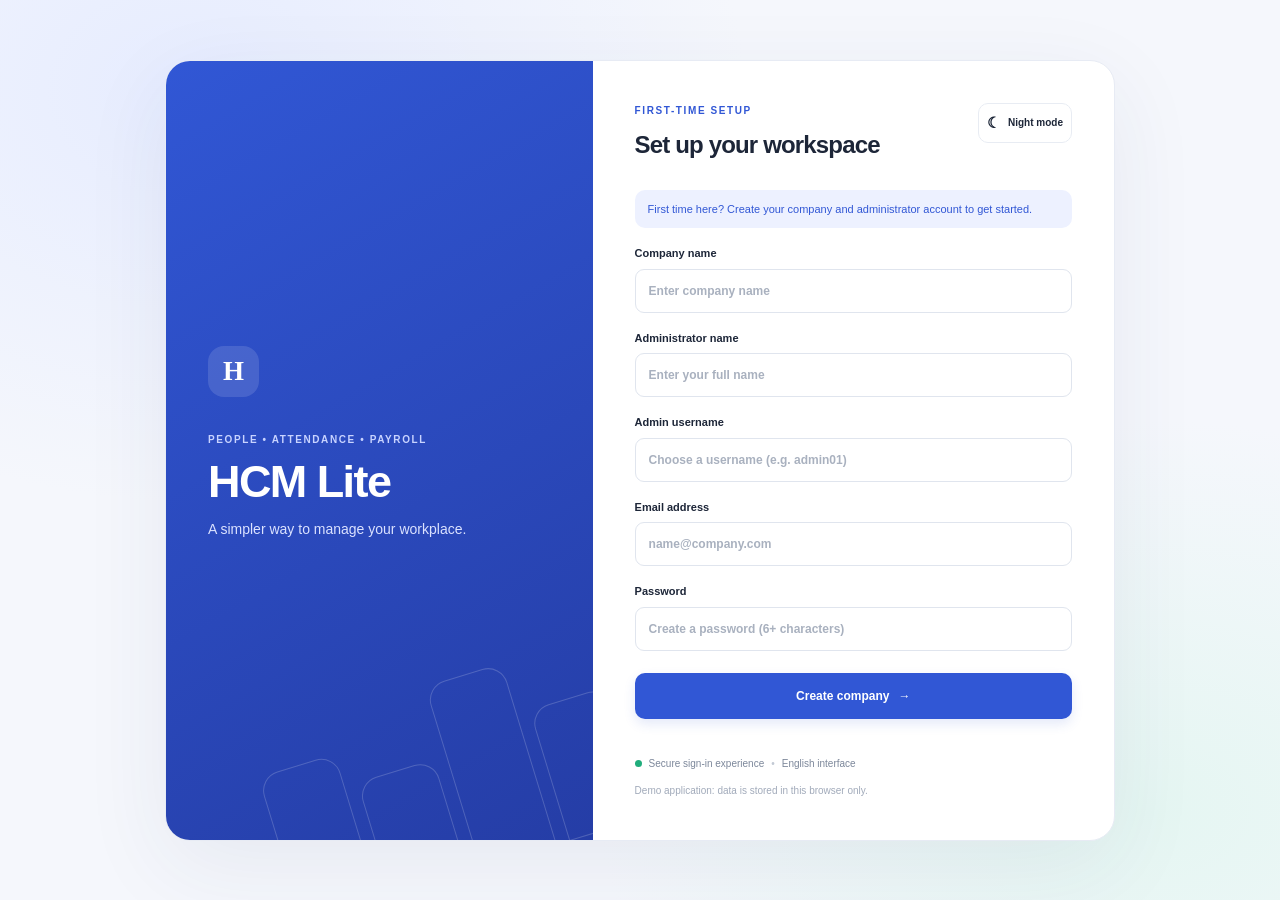
<file: index.html>
<!doctype html>
<html lang="en">
<head>
  <meta charset="utf-8"><meta name="viewport" content="width=device-width,initial-scale=1">
  <meta name="theme-color" content="#3157d5"><title>HCM Lite · Sign in</title>
  <link rel="stylesheet" href="css/style.css"><script defer src="js/storage.js"></script><script defer src="js/auth.js"></script><script defer src="js/employees.js"></script><script defer src="js/attendance.js"></script><script defer src="js/leave.js"></script><script defer src="js/helper.js"></script><script defer src="js/app.js"></script>
</head>
<body class="auth-body">
  <main class="auth-shell">
    <section class="auth-brand"><div class="brand-mark">H</div><p class="eyebrow">PEOPLE • ATTENDANCE • PAYROLL</p><h1>HCM Lite</h1><p class="muted-light">A simpler way to manage your workplace.</p><div class="auth-decoration"><span></span><span></span><span></span><span></span><span></span></div></section>
    <section class="auth-panel">
      <div class="auth-top"><div><p class="eyebrow" id="auth-eyebrow">WELCOME BACK</p><h2 id="auth-heading">Sign in to your account</h2></div><button class="theme-toggle" type="button" data-theme-toggle aria-label="Toggle day and night mode"><span data-theme-icon>☾</span><span data-theme-label>Night mode</span></button></div>
      <div id="setup-notice" class="notice hidden">First time here? Create your company and administrator account to get started.</div>
      <form id="setup-form" class="stack-form hidden">
        <label>Company name<input name="companyName" required maxlength="80" placeholder="Enter company name"></label>
        <label>Administrator name<input name="name" required maxlength="80" placeholder="Enter your full name"></label>
        <label>Admin username<input name="username" required minlength="3" maxlength="30" pattern="[A-Za-z0-9_.-]+" autocomplete="username" placeholder="Choose a username (e.g. admin01)"></label>
        <label>Email address<input name="email" type="email" required autocomplete="email" placeholder="name@company.com"></label>
        <label>Password<input name="password" type="password" required minlength="6" autocomplete="new-password" placeholder="Create a password (6+ characters)"></label>
        <button class="btn btn-primary btn-full" type="submit">Create company <span>→</span></button>
      </form>
      <form id="login-form" class="stack-form">
        <label>Email or username<input name="login" type="text" required autocomplete="username" placeholder="Enter your email or username"></label>
        <label>Password<input name="password" type="password" required autocomplete="current-password" placeholder="Enter your password"></label>
        <button class="btn btn-primary btn-full" type="submit">Sign in <span>→</span></button>
      </form>
      <p id="auth-message" class="form-message" role="status"></p>
      <div class="auth-foot"><span class="status-dot"></span> Secure sign-in experience <span class="foot-sep">•</span> English interface</div>
      <p class="tiny-note">Demo application: data is stored in this browser only.</p>
    </section>
  </main>
</body></html>
</file>
<file: css/style.css>
:root{--bg:#f5f7fb;--surface:#fff;--surface-soft:#f8faff;--text:#1d2638;--muted:#7c879a;--line:#e8ecf3;--primary:#3157d5;--primary-dark:#2445b8;--primary-soft:#edf1ff;--green:#16866a;--green-soft:#e7f7f1;--amber:#b87917;--amber-soft:#fff4df;--red:#c64b58;--red-soft:#fff0f1;--purple:#7652c8;--shadow:0 8px 28px rgba(31,48,84,.045);--radius:18px}*{box-sizing:border-box}html{scroll-behavior:smooth}body{margin:0;background:var(--bg);color:var(--text);font-family:'DM Sans',Arial,sans-serif;font-size:14px;line-height:1.5}h1,h2,h3,p{margin-top:0}h1,h2,h3{font-family:Manrope,'DM Sans',sans-serif;letter-spacing:-.035em}h1{font-size:clamp(27px,3vw,34px);line-height:1.2;margin-bottom:7px;font-weight:800}h2{font-size:17px;margin-bottom:5px;font-weight:800}a{color:inherit;text-decoration:none}button,input,select,textarea{font:inherit}button{cursor:pointer}button:focus-visible,a:focus-visible,input:focus-visible,select:focus-visible,textarea:focus-visible{outline:3px solid #8fa8ff;outline-offset:2px}.muted,.page-subtitle,.panel-heading p{color:var(--muted)}.page-subtitle{margin:0;font-size:14px}.eyebrow{color:var(--primary);font-size:10px;font-weight:800;letter-spacing:.16em;margin-bottom:8px}.hidden{display:none!important}.app-shell{min-height:100vh}.sidebar{position:fixed;inset:0 auto 0 0;width:248px;background:var(--surface);border-right:1px solid var(--line);padding:26px 17px 18px;display:flex;flex-direction:column;z-index:20}.brand{display:flex;align-items:center;gap:11px;padding:0 12px 31px}.brand-mark{height:39px;width:39px;display:grid;place-items:center;background:linear-gradient(140deg,#4569e9,#2948bd);border-radius:13px;color:#fff;font-family:Manrope;font-size:22px;font-weight:800;box-shadow:0 7px 15px #3157d52e}.brand-name{font:800 17px Manrope;letter-spacing:-.05em}.brand-sub{font-size:10px;color:var(--muted);margin-top:1px}.nav-label{font-size:10px;letter-spacing:.13em;font-weight:800;color:#a1a9b8;padding:0 13px;margin:0 0 9px}.nav-list{display:grid;gap:5px}.nav-link{display:flex;align-items:center;gap:13px;padding:11px 13px;border-radius:11px;color:#69758a;font-weight:600;transition:.18s}.nav-link:hover{background:var(--surface-soft);color:var(--primary)}.nav-link.active{background:var(--primary-soft);color:var(--primary);font-weight:700}.nav-ico{width:19px;text-align:center;font-size:17px}.nav-badge{margin-left:auto;background:var(--amber-soft);color:var(--amber);border-radius:20px;padding:2px 7px;font-size:10px}.sidebar-bottom{margin-top:auto}.help-card{background:linear-gradient(145deg,#eff3ff,#f7f8ff);border:1px solid #e5eaff;padding:15px;border-radius:15px;margin:0 3px 17px}.help-spark{color:var(--primary);font-size:19px}.help-card b{display:block;font-size:12px;margin:5px 0}.help-card p{color:var(--muted);font-size:11px;margin:0 0 10px}.help-card a{font-size:11px;color:var(--primary);font-weight:800}.profile-mini{display:flex;align-items:center;gap:10px;border-top:1px solid var(--line);padding:17px 7px 0}.avatar{width:36px;height:36px;border-radius:12px;display:grid;place-items:center;background:#e7ebff;color:var(--primary);font-weight:800;flex-shrink:0}.profile-info{min-width:0;flex:1}.profile-info b{display:block;font-size:12px;white-space:nowrap;overflow:hidden;text-overflow:ellipsis}.profile-info small{color:var(--muted);font-size:10px}.logout-btn{border:0;background:transparent;color:var(--muted);font-size:17px;padding:6px}.main-area{margin-left:248px;min-height:100vh}.topbar{height:78px;display:flex;align-items:center;justify-content:space-between;padding:0 38px;border-bottom:1px solid var(--line);background:var(--surface)}.topbar-left{display:flex;align-items:center;gap:12px}.topbar-label{font-size:12px;color:var(--muted)}.topbar-label b{color:var(--text);font-weight:700}.topbar-right{display:flex;align-items:center;gap:17px}.topbar-company{font-size:12px;font-weight:700;padding-right:16px;border-right:1px solid var(--line);max-width:220px;overflow:hidden;text-overflow:ellipsis;white-space:nowrap}.theme-toggle{display:inline-flex;align-items:center;gap:8px;border:1px solid var(--line);border-radius:10px;padding:9px 12px;background:var(--surface);color:var(--text);font-size:11px;font-weight:700}.theme-toggle:hover{border-color:#bac8f8}.theme-toggle span:first-child{font-size:15px}.menu-toggle{display:none;border:0;background:transparent;font-size:23px;color:var(--text)}.page-content{max-width:1500px;padding:32px 38px 24px;margin:0 auto}.page-heading{display:flex;justify-content:space-between;align-items:center;gap:20px;margin-bottom:25px}.heading-actions{display:flex;align-items:center;gap:10px;flex-wrap:wrap}.date-chip,.count-chip{display:inline-flex;align-items:center;gap:7px;padding:10px 13px;border:1px solid var(--line);border-radius:10px;background:var(--surface);font-size:11px;font-weight:700;color:#68748a;white-space:nowrap}.count-chip{background:var(--primary-soft);border-color:#e2e8ff;color:var(--primary)}.btn{display:inline-flex;align-items:center;justify-content:center;gap:9px;border:1px solid transparent;border-radius:10px;padding:11px 15px;font-weight:700;font-size:12px;white-space:nowrap;transition:background .15s,border-color .15s,transform .15s}.btn:hover{transform:translateY(-1px)}.btn-primary{background:var(--primary);color:#fff;box-shadow:0 5px 12px #3157d522}.btn-primary:hover{background:var(--primary-dark)}.btn-secondary{background:var(--surface);border-color:var(--line);color:var(--text)}.btn-secondary:hover{background:var(--surface-soft)}.btn-full{width:100%}.btn-danger-outline{background:var(--surface);border-color:#f3cbd0;color:var(--red)}.stats-grid{display:grid;grid-template-columns:repeat(4,minmax(0,1fr));gap:16px;margin-bottom:21px}.stats-three{grid-template-columns:repeat(3,minmax(0,1fr))}.stat-card{background:var(--surface);border:1px solid var(--line);border-radius:var(--radius);padding:19px 20px;min-width:0;box-shadow:var(--shadow)}.stat-top{display:flex;align-items:center;justify-content:space-between;gap:8px}.stat-label{font-size:12px;color:var(--muted);font-weight:600}.stat-icon{width:37px;height:37px;display:grid;place-items:center;border-radius:12px;font-size:17px}.stat-icon.blue{background:#edf1ff;color:var(--primary)}.stat-icon.green{background:var(--green-soft);color:var(--green)}.stat-icon.amber{background:var(--amber-soft);color:var(--amber)}.stat-icon.purple{background:#f1eaff;color:var(--purple)}.stat-value{font:800 29px Manrope;letter-spacing:-.05em;margin:13px 0 3px}.stat-foot{font-size:10px;color:var(--muted)}.stat-foot strong{color:var(--green)}.dashboard-grid{display:grid;grid-template-columns:minmax(0,1.35fr) minmax(300px,1fr);gap:18px}.panel{min-width:0;background:var(--surface);border:1px solid var(--line);border-radius:var(--radius);padding:22px;box-shadow:var(--shadow)}.panel-wide{grid-column:span 1}.dashboard-grid>.panel:nth-child(1){grid-column:1}.dashboard-grid>.panel:nth-child(2){grid-column:2}.dashboard-grid>.panel:nth-child(3){grid-column:1}.dashboard-grid>.panel:nth-child(4){grid-column:2}.panel-heading{display:flex;justify-content:space-between;align-items:center;gap:15px;margin-bottom:20px}.panel-heading p{font-size:11px;margin:0}.text-link{font-size:11px;color:var(--primary);font-weight:800;white-space:nowrap}.ai-pill{background:#f0edff;color:#7350c7;font-size:9px;letter-spacing:.08em;font-weight:800;padding:7px 9px;border-radius:8px;white-space:nowrap}.panel-icon{width:32px;height:32px;border-radius:10px;display:grid;place-items:center;background:var(--primary-soft);color:var(--primary);font-size:19px}.table-wrap{width:100%;overflow-x:auto}table{width:100%;border-collapse:collapse;text-align:left;min-width:500px}th{font-size:10px;letter-spacing:.07em;color:#9aa3b2;text-transform:uppercase;font-weight:800;padding:12px 11px;background:var(--surface-soft);border-bottom:1px solid var(--line)}td{padding:13px 11px;border-bottom:1px solid var(--line);font-size:12px;color:var(--text);vertical-align:middle}tbody tr:last-child td{border-bottom:0}.person-cell{display:flex;align-items:center;gap:10px;min-width:145px}.person-cell .avatar{width:32px;height:32px;border-radius:10px;font-size:11px}.person-cell b{display:block;font-size:11px}.person-cell small{display:block;font-size:10px;color:var(--muted)}.status{display:inline-flex;align-items:center;gap:5px;padding:5px 8px;border-radius:20px;font-size:10px;font-weight:800;white-space:nowrap}.status:before{content:'';width:5px;height:5px;border-radius:50%;background:currentColor}.status.present,.status.approved,.status.checked-in{background:var(--green-soft);color:var(--green)}.status.late,.status.pending,.status.half-day{background:var(--amber-soft);color:var(--amber)}.status.absent,.status.rejected{background:var(--red-soft);color:var(--red)}.status.neutral{background:#eff2f7;color:#657086}.empty-state{padding:26px 15px;text-align:center;color:var(--muted);font-size:12px}.empty-state .empty-icon{font-size:25px;margin-bottom:8px}.empty-state b{display:block;color:var(--text);font-size:13px;margin-bottom:4px}.quick-links{display:grid;gap:5px}.quick-links a{display:flex;align-items:center;gap:11px;padding:12px 0;border-bottom:1px solid var(--line)}.quick-links a:last-child{border:0}.quick-icon{width:34px;height:34px;display:grid;place-items:center;border-radius:10px;font-size:16px}.quick-icon.blue{background:#edf1ff;color:var(--primary)}.quick-icon.purple{background:#f1eaff;color:var(--purple)}.quick-icon.amber{background:var(--amber-soft);color:var(--amber)}.quick-links b{display:block;font-size:11px}.quick-links small{display:block;color:var(--muted);font-size:10px;margin-top:2px}.quick-arrow{margin-left:auto;color:#a7b0c0}.chat-wrap{display:grid;gap:12px}.chat-messages{display:grid;gap:9px;max-height:230px;overflow:auto;padding:2px}.chat-bubble{padding:11px 13px;border-radius:12px;font-size:12px;max-width:90%;white-space:pre-wrap;overflow-wrap:anywhere}.chat-bubble.bot{background:var(--surface-soft);border:1px solid var(--line);justify-self:start;border-bottom-left-radius:4px}.chat-bubble.user{background:var(--primary);color:white;justify-self:end;border-bottom-right-radius:4px}.suggestions{display:flex;flex-wrap:wrap;gap:7px}.suggestion-chip{border:1px solid #dce4ff;background:var(--surface);color:var(--primary);border-radius:20px;padding:7px 10px;font-size:10px;font-weight:700;text-align:left;white-space:normal}.suggestion-chip:hover{background:var(--primary-soft)}.chat-form{display:flex;gap:8px}.chat-form input{min-width:0;flex:1}.search-row{display:flex;align-items:center;gap:9px;border:1px solid var(--line);border-radius:10px;padding:0 12px;margin-bottom:16px;background:var(--surface)}.search-row span{font-size:22px;color:var(--muted)}.search-row input{border:0!important;outline:0!important;box-shadow:none!important;padding:12px 0}.content-grid{display:grid;grid-template-columns:minmax(280px,.85fr) minmax(0,1.4fr);gap:18px;align-items:start}.employees-layout{grid-template-columns:minmax(310px,.85fr) minmax(0,1.5fr)}.stack-form{display:grid;gap:15px}.compact-form{gap:12px}.stack-form label,.auth-panel label{display:grid;gap:7px;font-size:11px;font-weight:700;color:var(--text)}input,select,textarea{width:100%;border:1px solid #e0e5ee;background:var(--surface);color:var(--text);border-radius:9px;padding:12px 13px;font-size:12px;min-width:0;transition:border-color .15s,box-shadow .15s}input::placeholder,textarea::placeholder{color:#a9b1bf}input:focus,select:focus,textarea:focus{border-color:#9badf7;box-shadow:0 0 0 3px #3157d512;outline:0}textarea{resize:vertical}.form-two{display:grid;grid-template-columns:repeat(2,minmax(0,1fr));gap:12px}.form-message{font-size:11px;color:var(--green);margin:0;min-height:0}.form-message.error{color:var(--red)}.filter-select{width:auto;min-width:145px;padding:9px 12px}.action-buttons{display:flex;gap:6px}.btn-sm{font-size:10px;padding:7px 9px;border-radius:7px}.attendance-actions{display:flex;align-items:center;justify-content:space-between;gap:15px;padding:17px;border:1px solid var(--line);background:var(--surface-soft);border-radius:13px}.attendance-clock{display:flex;align-items:center;gap:11px}.clock-icon{width:39px;height:39px;display:grid;place-items:center;background:var(--primary-soft);color:var(--primary);border-radius:12px;font-size:23px}.attendance-clock b{display:block;font-size:12px}.attendance-clock small{display:block;color:var(--muted);font-size:10px;margin-top:3px}.button-pair{display:flex;gap:8px}.today-status{font-size:10px;font-weight:800;background:#eff2f7;color:#69758a;padding:6px 9px;border-radius:20px}.today-status.good{background:var(--green-soft);color:var(--green)}.my-record-row{display:flex;align-items:center;justify-content:space-between;gap:10px;padding:12px 2px;border-bottom:1px solid var(--line);font-size:11px}.my-record-row:last-child{border-bottom:0}.my-record-row small{color:var(--muted)}.privacy-note{display:flex;align-items:flex-start;gap:11px;background:var(--surface-soft);padding:14px;border-radius:12px}.privacy-icon{color:var(--primary);font-size:20px}.privacy-note b{font-size:12px}.privacy-note p{font-size:11px;color:var(--muted);margin:5px 0 0}.divider{height:1px;background:var(--line);margin:19px 0}.space-top{margin-top:9px}.page-footer{display:flex;justify-content:space-between;gap:12px;color:#a0a8b7;font-size:10px;padding:25px 2px 0}.page-footer span{color:#a0a8b7}.payslip-sheet{max-width:850px;margin:0 auto;background:var(--surface);border:1px solid var(--line);border-radius:18px;padding:36px;box-shadow:var(--shadow)}.payslip-head{display:flex;justify-content:space-between;gap:20px;padding-bottom:25px;border-bottom:1px solid var(--line)}.payslip-brand{display:flex;align-items:center;gap:10px}.payslip-brand h2{font-size:20px;margin:0}.payslip-brand p{font-size:11px;color:var(--muted);margin:2px 0}.payslip-tag{background:var(--primary-soft);color:var(--primary);font-size:10px;font-weight:800;padding:8px 11px;border-radius:8px;align-self:flex-start}.payslip-person{display:grid;grid-template-columns:repeat(3,minmax(0,1fr));gap:20px;padding:25px 0}.detail-label{display:block;font-size:10px;color:var(--muted);margin-bottom:4px}.detail-value{font-size:12px;font-weight:700;overflow-wrap:anywhere}.salary-lines{width:100%;border-collapse:collapse;min-width:0}.salary-lines td{padding:15px 3px;font-size:12px}.salary-lines tr:last-child td{border-bottom:0}.salary-lines .amount{text-align:right;font-weight:700}.net-pay{display:flex;align-items:center;justify-content:space-between;gap:20px;background:var(--primary-soft);border-radius:12px;padding:18px 20px;margin-top:13px}.net-pay span{font-size:12px;font-weight:700;color:var(--primary)}.net-pay strong{font:800 25px Manrope;color:var(--primary)}.notice{background:var(--primary-soft);color:var(--primary);border-radius:10px;padding:11px 13px;font-size:11px;margin-bottom:17px}.auth-body{min-height:100vh;display:grid;place-items:center;padding:30px;background:radial-gradient(ellipse at 15% 10%,#e6ecff 0,transparent 36%),radial-gradient(ellipse at 90% 90%,#e5f6f2 0,transparent 34%),#f5f7fc}.auth-shell{display:grid;grid-template-columns:.9fr 1.1fr;max-width:950px;width:100%;background:var(--surface);border:1px solid #e7ebf4;border-radius:25px;overflow:hidden;box-shadow:0 25px 90px #24385e12;min-height:560px}.auth-brand{position:relative;overflow:hidden;background:linear-gradient(150deg,#3157d5,#253da6);color:white;padding:48px 42px;display:flex;flex-direction:column;align-items:flex-start;justify-content:center}.auth-brand .brand-mark{width:51px;height:51px;border-radius:16px;background:#ffffff20;color:white;font-size:27px;margin-bottom:35px;box-shadow:none}.auth-brand .eyebrow{color:#c8d3ff}.auth-brand h1{font-size:45px;margin-bottom:10px}.muted-light{color:#dbe2ff;font-size:14px;max-width:270px}.auth-decoration{position:absolute;bottom:-48px;left:10px;right:-35px;height:190px;display:flex;align-items:flex-end;gap:13px;transform:rotate(-17deg);opacity:.18}.auth-decoration span{width:18%;border:1px solid white;border-radius:20px 20px 0 0;height:50%}.auth-decoration span:nth-child(2){height:80%}.auth-decoration span:nth-child(3){height:62%}.auth-decoration span:nth-child(4){height:100%}.auth-decoration span:nth-child(5){height:72%}.auth-panel{padding:42px;display:flex;flex-direction:column;justify-content:center}.auth-top{display:flex;align-items:flex-start;justify-content:space-between;gap:12px;margin-bottom:27px}.auth-top h2{font-size:24px;max-width:310px;margin:0}.auth-top .eyebrow{margin-bottom:9px}.auth-panel .theme-toggle{font-size:10px;padding:8px}.auth-panel .stack-form{gap:17px}.auth-panel .btn{margin-top:5px;padding:13px}.auth-foot{display:flex;align-items:center;gap:7px;margin-top:27px;font-size:10px;color:var(--muted);flex-wrap:wrap}.status-dot{width:7px;height:7px;background:#20ad7c;border-radius:50%}.foot-sep{color:#c2c9d4}.tiny-note{font-size:10px;color:#a1aaba;margin:12px 0 0}.auth-panel .form-message{margin-top:10px}.mobile-brand{display:none}.toast{position:fixed;right:22px;bottom:22px;background:#202b40;color:#fff;border-radius:11px;padding:13px 17px;box-shadow:var(--shadow);font-size:12px;z-index:80;max-width:calc(100vw - 40px)}
/* Night mode */
body.dark-mode{--bg:#111827;--surface:#182234;--surface-soft:#1e2a3e;--text:#edf2fc;--muted:#9aa8be;--line:#2b374c;--primary:#8098ff;--primary-dark:#708bfa;--primary-soft:#26365c;--green:#64d8b0;--green-soft:#183c38;--amber:#f0bf64;--amber-soft:#40351f;--red:#ff8996;--red-soft:#45262f;--purple:#b7a0ff;--shadow:0 8px 28px rgba(0,0,0,.12)}body.dark-mode .sidebar,body.dark-mode .topbar{background:var(--surface)}body.dark-mode .nav-link{color:#a7b4ca}body.dark-mode .nav-link.active{color:var(--primary)}body.dark-mode .help-card{background:#202d48;border-color:#2b3b60}body.dark-mode .auth-body{background:radial-gradient(ellipse at 15% 10%,#202d4a 0,transparent 36%),radial-gradient(ellipse at 90% 90%,#193934 0,transparent 34%),#101725}body.dark-mode .auth-shell{border-color:var(--line)}body.dark-mode .auth-brand{background:linear-gradient(150deg,#253d9b,#18265f)}body.dark-mode .count-chip{border-color:var(--line)}body.dark-mode .status.neutral{background:#29364a;color:#b8c3d6}body.dark-mode .auth-panel .theme-toggle{border-color:var(--line)}
@media(min-width:1450px){.page-content{padding-top:39px}.stats-grid{gap:19px}.panel{padding:25px}}@media(max-width:1200px){.sidebar{width:220px}.main-area{margin-left:220px}.topbar{padding:0 26px}.page-content{padding:27px 26px 20px}.stats-grid{gap:11px}.stat-card{padding:16px}.dashboard-grid{grid-template-columns:minmax(0,1fr) minmax(270px,1fr)}.content-grid,.employees-layout{grid-template-columns:1fr}.employees-layout>.panel:first-child{max-width:none}.auth-shell{max-width:850px}.auth-brand{padding:38px 32px}.auth-panel{padding:34px}}@media(max-width:900px){.sidebar{width:74px;padding:22px 10px}.brand{justify-content:center;padding:0 0 29px}.brand-mark{flex-shrink:0}.brand-copy,.nav-label,.nav-link .nav-text,.nav-badge,.help-card,.profile-info,.logout-btn{display:none}.nav-link{justify-content:center;padding:12px 0}.nav-ico{font-size:19px}.profile-mini{justify-content:center;padding:15px 0 0}.main-area{margin-left:74px}.topbar{height:70px;padding:0 22px}.topbar-company{max-width:170px}.stats-grid{grid-template-columns:repeat(2,minmax(0,1fr))}.dashboard-grid{grid-template-columns:1fr}.dashboard-grid>.panel:nth-child(n){grid-column:1}.panel-wide{grid-column:1}.content-grid,.employees-layout{grid-template-columns:1fr}.help-card{display:none}}@media(max-width:620px){.sidebar{display:none}.main-area{margin-left:0}.topbar{height:62px;padding:0 15px}.topbar-company{display:none}.topbar-right{gap:8px}.theme-toggle{padding:8px 9px}.theme-toggle [data-theme-label]{display:none}.page-content{padding:23px 14px 18px}.page-heading{align-items:flex-start;flex-direction:column;gap:13px;margin-bottom:19px}.page-heading .heading-actions{width:100%;justify-content:space-between}.page-heading .btn{flex:1}.date-chip,.count-chip{padding:9px 10px}.stats-grid{gap:10px;margin-bottom:13px}.stat-card{padding:14px;border-radius:14px}.stat-icon{width:32px;height:32px;font-size:15px}.stat-label{font-size:10px}.stat-value{font-size:25px;margin-top:10px}.stat-foot{font-size:9px}.panel{padding:16px;border-radius:15px}.dashboard-grid{gap:12px}.panel-heading{gap:8px;margin-bottom:15px}.panel-heading h2{font-size:16px}.panel-heading p{font-size:10px}.ai-pill{font-size:8px;padding:6px}.form-two{grid-template-columns:1fr}.attendance-actions{align-items:flex-start;flex-direction:column}.button-pair{width:100%}.button-pair .btn{flex:1}.chat-form .btn{padding:10px}.suggestion-chip{font-size:10px}.page-footer{padding-top:20px;flex-wrap:wrap}.payslip-sheet{padding:20px}.payslip-person{grid-template-columns:repeat(2,minmax(0,1fr));gap:17px}.payslip-head{align-items:flex-start}.net-pay{padding:15px}.net-pay strong{font-size:20px}.auth-body{padding:12px;align-items:start}.auth-shell{grid-template-columns:1fr;border-radius:20px;min-height:0;margin:auto}.auth-brand{padding:22px 24px 24px;min-height:175px}.auth-brand .brand-mark{width:40px;height:40px;font-size:22px;margin-bottom:17px}.auth-brand h1{font-size:30px;margin-bottom:5px}.auth-brand .eyebrow{margin-bottom:5px}.muted-light{font-size:12px;margin-bottom:0}.auth-decoration{height:115px;bottom:-50px}.auth-panel{padding:24px 22px 27px}.auth-top{margin-bottom:22px}.auth-top h2{font-size:20px}.auth-top .theme-toggle{padding:7px}.auth-panel .theme-toggle [data-theme-label]{display:none}.auth-foot{margin-top:20px}.topbar-label{font-size:11px}.topbar-left{gap:8px}.table-wrap table{min-width:550px}.filter-select{min-width:0;max-width:130px}.search-row{margin-bottom:10px}}@media print{body{background:#fff!important;color:#111!important}.sidebar,.topbar,.page-heading,.page-footer,#print-payslip{display:none!important}.main-area{margin:0}.page-content{padding:0}.payslip-sheet{box-shadow:none;border:0;max-width:none;padding:0}body.dark-mode{--surface:#fff;--text:#111;--line:#ddd}.payslip-tag,.net-pay{print-color-adjust:exact;-webkit-print-color-adjust:exact}}
.mobile-nav{display:none;position:absolute;top:61px;left:0;right:0;z-index:30;background:var(--surface);border-bottom:1px solid var(--line);padding:9px 14px;box-shadow:var(--shadow)}.mobile-nav a{display:block;padding:12px 10px;border-radius:8px;color:var(--text);font-size:12px;font-weight:700}.mobile-nav a:hover{background:var(--surface-soft);color:var(--primary)}@media(max-width:620px){.mobile-nav{display:block}}

/* Account management dialog */
.account-manage-link{display:block;margin-top:4px;padding:0;border:0;background:transparent;color:var(--primary,#3157d5);font:inherit;font-size:11px;cursor:pointer;text-align:left}.modal-backdrop{position:fixed;inset:0;z-index:1000;background:rgba(13,22,42,.58);display:grid;place-items:center;padding:18px}.account-modal{position:relative;width:min(100%,520px);max-height:90vh;overflow:auto;background:var(--panel,#fff);color:var(--text,#172033);border:1px solid var(--border,#e5e9f2);border-radius:18px;padding:28px;box-shadow:0 24px 70px rgba(0,0,0,.24)}.account-modal h2{margin:4px 0 8px}.modal-intro{color:var(--muted,#667085);margin:0 0 18px}.modal-close{position:absolute;right:14px;top:12px;border:0;background:transparent;font-size:28px;cursor:pointer;color:inherit}.account-details{display:grid;grid-template-columns:1fr 1fr;gap:12px;margin:18px 0}.account-details>div{padding:12px;border:1px solid var(--border,#e5e9f2);border-radius:10px;min-width:0}.account-details span,.account-details b{display:block;overflow-wrap:anywhere}.account-details span{font-size:12px;color:var(--muted,#667085);margin-bottom:5px}.account-details b{font-size:14px}.modal-actions{display:flex;flex-wrap:wrap;gap:10px;margin:18px 0}.btn-danger{background:#b42318!important;color:#fff!important;border:1px solid #b42318!important}.dark-mode .account-modal{--panel:#172033;--text:#f4f6fb;--border:#344054;--muted:#aab4c5}@media(max-width:480px){.account-modal{padding:22px 16px}.account-details{grid-template-columns:1fr}.modal-actions>*{flex:1}}
</file>
